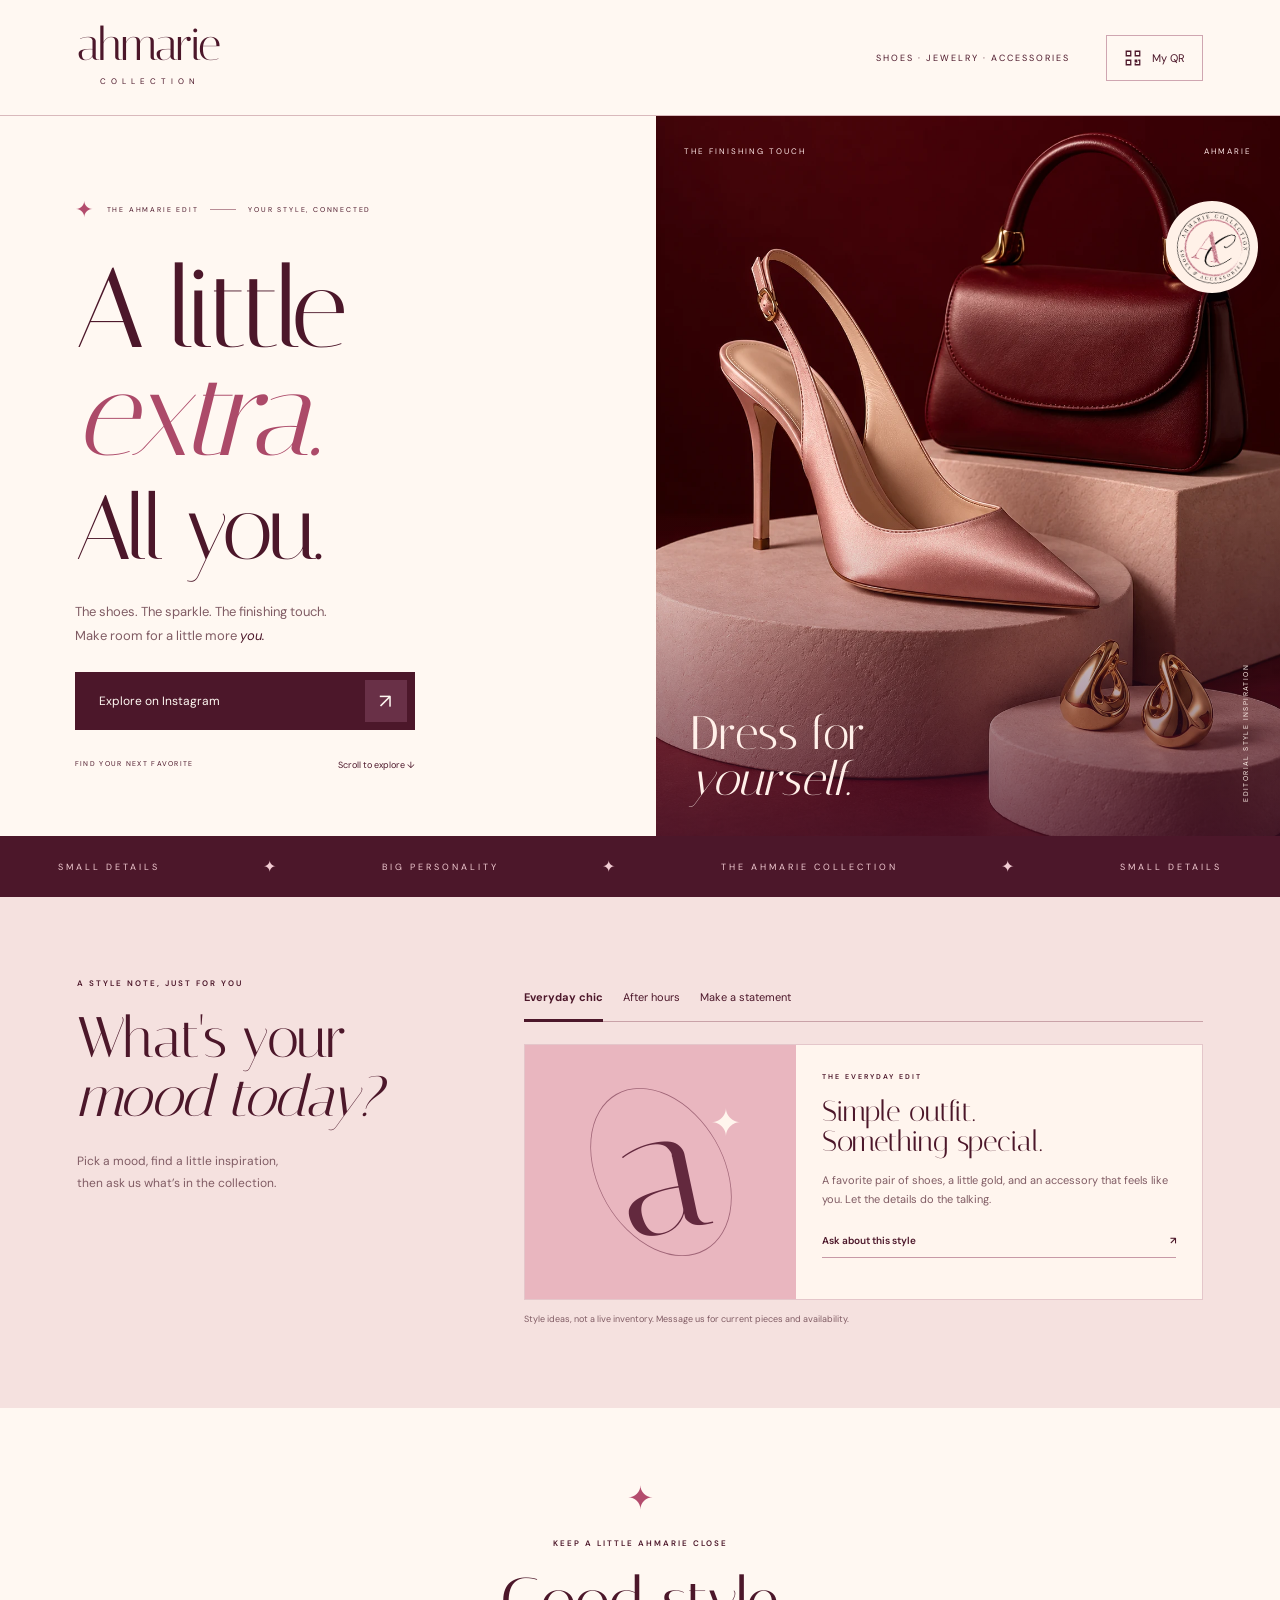
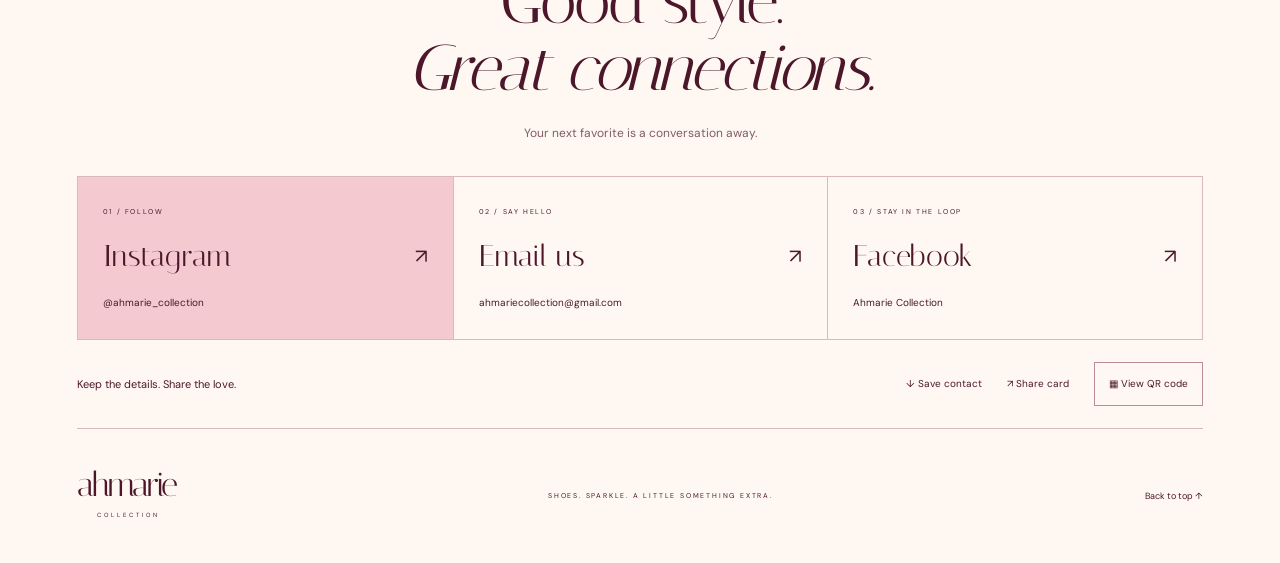
<file: index.html>
<!doctype html>
<html lang="en"><head><meta charset="utf-8"><meta name="viewport" content="width=device-width,initial-scale=1"><meta name="theme-color" content="#4c172a"><title>Ahmarie Collection — A little extra. All you.</title><meta name="description" content="Discover Ahmarie Collection. Shoes, fashion jewelry and accessories. Connect on Instagram, send an inquiry, or save the digital card."><link rel="icon" href="logo.webp"><link rel="stylesheet" href="style.css"><script src="app.js" defer></script></head>
<body><a class="skip" href="#connect">Skip to contact links</a>
<main class="page">
<header><a class="wordmark" href="index.html" aria-label="Ahmarie Collection home">ahmarie<span>COLLECTION</span></a><div class="header-right"><span class="category-label">SHOES · JEWELRY · ACCESSORIES</span><a class="qr-nav" href="qr.html"><svg viewBox="0 0 24 24" aria-hidden="true"><path d="M3 3h6v6H3zM15 3h6v6h-6zM3 15h6v6H3zM15 15h2v2h-2zM19 15h2v6h-6v-2"/></svg><span>My QR</span></a></div></header>
<section class="hero" aria-labelledby="hero-title"><div class="hero-copy"><div class="edition"><span class="sparkle">✦</span> THE AH​MARIE EDIT <span class="rule"></span> YOUR STYLE, CONNECTED</div><h1 id="hero-title">A little<br><em>extra.</em><br><span class="outline-word">All you.</span></h1><p class="hero-description">The shoes. The sparkle. The finishing touch.<br>Make room for a little more <em>you.</em></p><a class="cta" href="https://www.instagram.com/ahmarie_collection/" target="_blank" rel="noopener noreferrer"><span>Explore on Instagram</span><span class="arrow" aria-hidden="true">↗</span></a><div class="hero-meta"><span>FIND YOUR NEXT FAVORITE</span><a href="#mood" aria-label="Explore the style edit">Scroll to explore ↓</a></div></div><div class="hero-art"><img src="editorial.webp" alt="Fashion inspiration: a pink satin heel, burgundy bag and gold earrings arranged on pink plinths" width="1024" height="1280" fetchpriority="high"><div class="art-topline"><span>THE FINISHING TOUCH</span><span>AHMARIE</span></div><div class="seal" aria-label="Ahmarie Collection signature"><img src="logo.webp" width="100" height="100" alt="Ahmarie pink A monogram"></div><div class="art-caption"><span>Dress for<br><em>yourself.</em></span><small>EDITORIAL STYLE INSPIRATION</small></div></div></section>
<div class="ribbon" aria-hidden="true"><span>SMALL DETAILS</span><i>✦</i><span>BIG PERSONALITY</span><i>✦</i><span>THE AH​MARIE COLLECTION</span><i>✦</i><span>SMALL DETAILS</span></div>
<section class="mood-section" id="mood" aria-labelledby="mood-title"><div class="section-intro"><p class="eyebrow">A STYLE NOTE, JUST FOR YOU</p><h2 id="mood-title">What's your<br><em>mood today?</em></h2><p>Pick a mood, find a little inspiration,<br>then ask us what’s in the collection.</p></div><div class="mood-workspace"><div class="tabs" role="tablist" aria-label="Choose a style mood"><button id="tab-everyday" role="tab" aria-selected="true" aria-controls="style-panel" data-mood="everyday">Everyday chic</button><button id="tab-evening" role="tab" aria-selected="false" aria-controls="style-panel" tabindex="-1" data-mood="evening">After hours</button><button id="tab-statement" role="tab" aria-selected="false" aria-controls="style-panel" tabindex="-1" data-mood="statement">Make a statement</button></div><div class="style-panel" id="style-panel" role="tabpanel" aria-labelledby="tab-everyday" tabindex="0"><div class="style-graphic" aria-hidden="true"><span class="graphic-orbit"></span><span class="graphic-letter">a</span><span class="graphic-star">✦</span></div><div class="style-copy"><p class="eyebrow" id="mood-kicker">THE EVERYDAY EDIT</p><h3 id="mood-heading">Simple outfit.<br>Something special.</h3><p id="mood-description">A favorite pair of shoes, a little gold, and an accessory that feels like you. Let the details do the talking.</p><a id="mood-inquiry" href="mailto:ahmariecollection@gmail.com?subject=Everyday%20chic%20inquiry">Ask about this style <span aria-hidden="true">↗</span></a></div></div><p class="style-note">Style ideas, not a live inventory. Message us for current pieces and availability.</p></div></section>
<section class="connect-section" id="connect" aria-labelledby="connect-title"><div class="connect-heading"><span class="sparkle">✦</span><p class="eyebrow">KEEP A LITTLE AH​MARIE CLOSE</p><h2 id="connect-title">Good style.<br><em>Great connections.</em></h2><p>Your next favorite is a conversation away.</p></div><div class="contact-grid"><a class="contact-item instagram" href="https://www.instagram.com/ahmarie_collection/" target="_blank" rel="noopener noreferrer"><span class="contact-number">01 / FOLLOW</span><span class="contact-title">Instagram <span aria-hidden="true">↗</span></span><span class="contact-detail">@ahmarie_collection</span></a><a class="contact-item" href="mailto:ahmariecollection@gmail.com"><span class="contact-number">02 / SAY HELLO</span><span class="contact-title">Email us <span aria-hidden="true">↗</span></span><span class="contact-detail">ahmariecollection@gmail.com</span></a><a class="contact-item" href="https://www.facebook.com/ahmariecollection" target="_blank" rel="noopener noreferrer"><span class="contact-number">03 / STAY IN THE LOOP</span><span class="contact-title">Facebook <span aria-hidden="true">↗</span></span><span class="contact-detail">Ahmarie Collection</span></a></div><div class="save-bar"><span>Keep the details. Share the love.</span><div><a href="ahmarie.vcf" download>↓ Save contact</a><button id="share">↗ Share card</button><a href="qr.html">▦ View QR code</a></div></div></section>
<footer><a class="wordmark" href="index.html">ahmarie<span>COLLECTION</span></a><p>SHOES. SPARKLE. A LITTLE SOMETHING EXTRA.</p><a href="#hero-title" aria-label="Back to top">Back to top ↑</a></footer>
</main><div id="toast" role="status" aria-live="polite"></div></body></html>
</file>
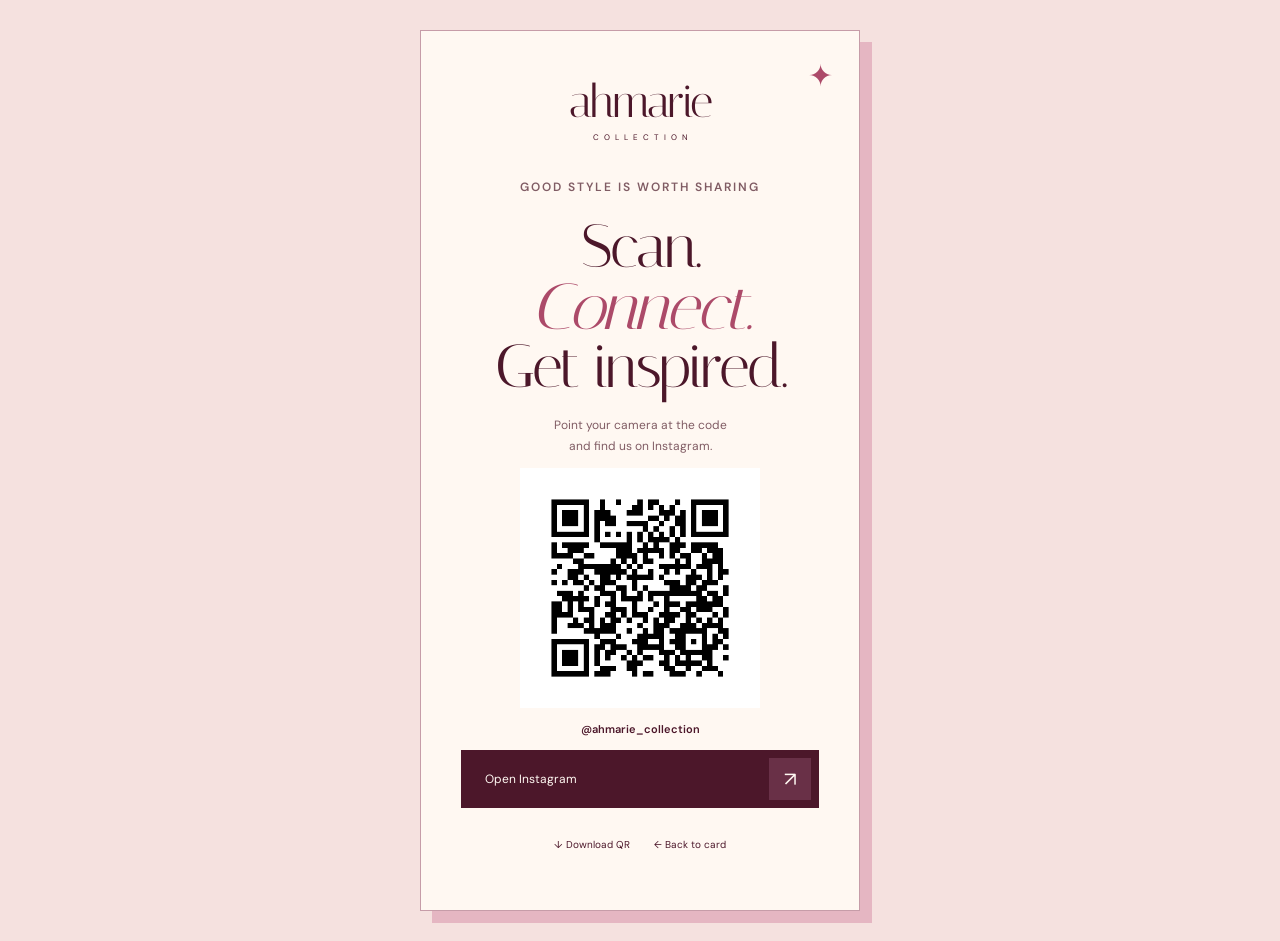
<file: qr.html>
<!doctype html><html lang="en"><head><meta charset="utf-8"><meta name="viewport" content="width=device-width,initial-scale=1"><meta name="theme-color" content="#4c172a"><title>Ahmarie Collection — Scan & connect</title><link rel="icon" href="logo.webp"><link rel="stylesheet" href="style.css"></head><body class="qr-body"><main class="qr-card"><span class="qr-burst" aria-hidden="true">✦</span><a class="wordmark" href="index.html" aria-label="Ahmarie Collection home">ahmarie<span>COLLECTION</span></a><p class="eyebrow">GOOD STYLE IS WORTH SHARING</p><h1>Scan.<br><em>Connect.</em><br>Get inspired.</h1><p>Point your camera at the code<br>and find us on Instagram.</p><img class="qr-image" src="instagram-qr.png" width="240" height="240" alt="QR linking to instagram.com/ahmarie_collection"><p class="handle">@ahmarie_collection</p><a class="cta" href="https://www.instagram.com/ahmarie_collection/" target="_blank" rel="noopener noreferrer"><span>Open Instagram</span><span class="arrow" aria-hidden="true">↗</span></a><div class="qr-actions"><a href="instagram-qr.png" download="Ahmarie-Collection-Instagram-QR.png">↓ Download QR</a><a href="index.html">← Back to card</a></div></main></body></html>
</file>
<file: style.css>
@import url('https://fonts.googleapis.com/css2?family=DM+Sans:wght@400;500;600;700&family=Italiana&display=swap');
:root{--cream:#fff8f2;--pink:#f4c9cf;--rose:#d78b9d;--wine:#4c172a;--muted:#805c64;--line:#d9b9bc}*{box-sizing:border-box}html{scroll-behavior:smooth}body{margin:0;background:var(--cream);color:var(--wine);font:14px 'DM Sans',Arial,sans-serif}a{color:inherit;text-decoration:none}button{font:inherit;color:inherit;cursor:pointer}a,button{-webkit-tap-highlight-color:transparent}a:focus-visible,button:focus-visible,[tabindex]:focus-visible{outline:3px solid #a64265;outline-offset:5px}.page{max-width:1600px;margin:auto}.skip{position:fixed;left:15px;top:-100px;z-index:9;padding:15px;background:white}.skip:focus{top:15px}header{height:116px;display:flex;align-items:center;justify-content:space-between;padding:0 6%;border-bottom:1px solid var(--line)}.wordmark{font:46px/.7 'Italiana',Georgia,serif;letter-spacing:-2px;display:inline-flex;flex-direction:column;align-items:center;gap:14px}.wordmark>span{font:8px 'DM Sans',sans-serif;letter-spacing:5px;padding-left:5px}.header-right{display:flex;gap:36px;align-items:center}.category-label{font-size:9px;letter-spacing:2px}.qr-nav{border:1px solid #cfa6b1;display:flex;gap:10px;padding:13px 17px;align-items:center;font-size:11px}.qr-nav:hover{background:var(--pink)}svg{width:18px;height:18px;fill:none;stroke:currentColor;stroke-width:1.7}.hero{display:grid;grid-template-columns:1.05fr 1fr}.hero-copy{padding:44px 12% 30px 11.4%;position:relative;align-self:center}.edition{display:flex;align-items:center;gap:12px;font-size:7px;letter-spacing:1.8px;white-space:nowrap}.sparkle{font-size:22px;color:#b34c6d}.rule{display:inline-block;width:26px;height:1px;background:#b88d96}h1,h2,h3{font-family:'Italiana',Georgia,serif;font-weight:400;margin:0}h1{font-size:clamp(80px,8.8vw,138px);letter-spacing:-5px;line-height:.91;margin:34px 0 28px}h1 em{font-weight:400;color:#ac4a69;font-size:1.07em}h1 .outline-word{font-size:.81em;letter-spacing:-4px}.hero-description{font-size:13px;line-height:1.8;color:var(--muted);margin:0 0 25px}.hero-description em{color:var(--wine)}.cta{display:flex;align-items:center;justify-content:space-between;background:var(--wine);color:#fff8f2;padding:8px 8px 8px 24px;min-height:58px;gap:20px;font-size:12px;max-width:340px}.arrow{display:grid;place-items:center;background:#693047;width:42px;height:42px;font-size:20px;transition:transform .2s}.cta:hover .arrow{transform:rotate(12deg);background:#895068}.hero-meta{margin-top:29px;display:flex;justify-content:space-between;gap:10px;max-width:340px;font-size:7px;letter-spacing:1.3px}.hero-meta a{letter-spacing:0;font-size:9px}.hero-art{position:relative;min-width:0;min-height:720px;overflow:hidden;background:#5b1931}.hero-art>img{width:100%;height:100%;position:absolute;object-fit:cover;object-position:center}.hero-art:after{content:'';position:absolute;inset:55% 0 0;background:linear-gradient(transparent,#3e0f28b0)}.art-topline{position:absolute;top:30px;left:28px;right:28px;color:#ffe7e7;display:flex;justify-content:space-between;font-size:8px;letter-spacing:2px;z-index:1}.seal{position:absolute;right:22px;top:85px;border-radius:50%;background:#fff1e8;padding:7px;transform:rotate(12deg);box-shadow:0 6px 30px #280c2533}.seal img{display:block;border-radius:50%;width:78px;height:78px;object-fit:cover}.art-caption{position:absolute;z-index:1;bottom:34px;left:34px;right:30px;color:#fff0e9;display:flex;justify-content:space-between;align-items:end}.art-caption>span{font:47px/.98 'Italiana',Georgia,serif}.art-caption small{font-size:7px;letter-spacing:1.4px;writing-mode:vertical-rl;transform:rotate(180deg)}.ribbon{display:flex;justify-content:space-around;align-items:center;gap:28px;padding:20px;background:var(--wine);color:#f2ccd3;font-size:9px;letter-spacing:3px;overflow:hidden;white-space:nowrap}.ribbon i{font-size:16px;font-style:normal}.mood-section{display:grid;grid-template-columns:.75fr 1.25fr;gap:40px;padding:80px 6% 73px;background:#f5e1df}.eyebrow{font-size:8px;letter-spacing:2px;line-height:1.5;font-weight:600;margin:0 0 20px}.section-intro h2{font-size:57px;letter-spacing:-1.5px;line-height:1.03}.section-intro>p:last-child{font-size:12px;line-height:1.8;color:var(--muted);margin-top:25px}.tabs{display:flex;border-bottom:1px solid #c9a2a8;gap:20px;margin-bottom:22px}.tabs button{background:none;border:0;padding:12px 0 16px;font-size:11px;position:relative;white-space:nowrap;min-height:44px}.tabs button[aria-selected=true]{font-weight:700}.tabs button[aria-selected=true]:after{content:'';position:absolute;bottom:-1px;left:0;right:0;height:3px;background:var(--wine)}.style-panel{display:grid;grid-template-columns:.8fr 1.2fr;background:#fff5ee;min-height:256px;border:1px solid #e4c6ca}.style-graphic{position:relative;display:grid;place-items:center;overflow:hidden;background:#e9b6bf;transition:background .3s}.graphic-letter{font:180px/1 'Italiana',Georgia,serif;color:#63293e;transform:rotate(-12deg)}.graphic-orbit{position:absolute;width:180px;height:180px;border:1px solid #a16678;border-radius:50%;transform:rotate(-30deg) scaleX(.7)}.graphic-star{position:absolute;right:20%;top:21%;font-size:38px;color:#fff5ed}.style-copy{padding:27px 26px}.style-copy .eyebrow{font-size:7px;margin-bottom:13px}.style-copy h3{font-size:29px;line-height:1.05}.style-copy>p:not(.eyebrow){font-size:11px;line-height:1.7;color:var(--muted);margin:15px 0}.style-copy>a{display:flex;justify-content:space-between;border-bottom:1px solid #c799a6;padding:10px 0;font-size:10px;font-weight:600}.style-note{font-size:9px;color:var(--muted);line-height:1.6;margin-top:12px}.connect-section{padding:69px 6% 0}.connect-heading{text-align:center}.connect-heading>.sparkle{display:block;font-size:32px;margin-bottom:18px}.connect-heading .eyebrow{margin-bottom:19px}.connect-heading h2{font-size:65px;line-height:1.02;letter-spacing:-2px}.connect-heading>p:last-child{font-size:12px;color:var(--muted);margin:24px 0 35px}.contact-grid{display:grid;grid-template-columns:repeat(3,1fr);border:1px solid var(--line)}.contact-item{padding:30px 25px;min-width:0;display:flex;flex-direction:column;gap:22px;transition:background .2s}.contact-item+.contact-item{border-left:1px solid var(--line)}.contact-item:hover{background:#f4dcdf}.contact-item.instagram{background:#f4c9cf}.contact-number{font-size:7px;letter-spacing:1.6px}.contact-title{font:30px 'Italiana',Georgia,serif;display:flex;justify-content:space-between;align-items:center;gap:10px}.contact-title>span{font:20px 'DM Sans',sans-serif}.contact-detail{font-size:10px;overflow-wrap:anywhere}.save-bar{padding:22px 0;border-bottom:1px solid var(--line);display:flex;align-items:center;justify-content:space-between;gap:20px;font-size:11px}.save-bar>div{display:flex;gap:25px;align-items:center}.save-bar a,.save-bar button{background:none;border:0;font:10px 'DM Sans',sans-serif;min-height:44px;display:inline-flex;align-items:center;padding:8px 0}.save-bar a:last-child{border:1px solid #be8b9b;padding:10px 14px}footer{padding:44px 6%;display:flex;align-items:center;justify-content:space-between;gap:20px}footer .wordmark{font-size:34px}footer .wordmark>span{font-size:6px;letter-spacing:3px}footer p{font-size:7px;letter-spacing:1.8px}footer>a:last-child{font-size:9px;min-height:44px;display:flex;align-items:center}#toast{position:fixed;bottom:22px;left:50%;transform:translateX(-50%);background:var(--wine);color:white;padding:15px 24px;z-index:5;max-width:90%;font-size:12px;text-align:center}#toast:empty{display:none}.qr-body{background:#f5e1df;min-height:100vh;display:grid;place-items:center;padding:30px 20px}.qr-card{position:relative;background:var(--cream);padding:40px;max-width:440px;width:100%;text-align:center;border:1px solid #c69ca8;box-shadow:12px 12px 0 #e5b6c2}.qr-card>.wordmark{margin:15px 0 35px}.qr-card h1{font-size:61px;margin:20px 0;letter-spacing:-2px;line-height:.95}.qr-card .qr-image{width:240px;max-width:100%;height:auto;border:10px solid white;margin:12px auto;display:block}.qr-card>p{font-size:12px;line-height:1.7;color:var(--muted)}.qr-card .handle{font-size:11px;font-weight:600;color:var(--wine)}.qr-card .cta{max-width:none;text-align:left}.qr-actions{display:flex;justify-content:center;gap:24px;margin-top:18px;font-size:10px}.qr-actions a{min-height:44px;padding:12px 0}.qr-burst{position:absolute;right:26px;top:25px;color:#ac4a69;font-size:30px}
@media(min-width:1600px){body{background:#e8d6d6}}@media(max-width:1000px){header{padding:0 5%;height:100px}.hero-art{min-height:650px}.hero-copy{padding-left:9.5%;padding-right:8%}.edition{font-size:6px;letter-spacing:1px;gap:8px}.edition .rule{width:15px}.mood-section{gap:25px;padding-left:5%;padding-right:5%}.section-intro h2{font-size:48px}.tabs{gap:14px}.tabs button{font-size:10px}.style-copy{padding:23px 20px}.contact-item{padding:27px 20px}.contact-detail{font-size:9px}}
@media(max-width:700px){header{height:95px;padding:0 24px}.wordmark{font-size:40px}.category-label{display:none}.header-right{gap:0}.qr-nav{padding:11px 12px;font-size:10px}.hero{grid-template-columns:1fr}.hero-copy{padding:30px 26px 35px}.edition{font-size:6px;letter-spacing:1.5px;gap:10px}.edition .rule{width:25px}h1{font-size:93px;letter-spacing:-4px;margin:28px 0 25px}h1 br:nth-of-type(1){display:initial}h1 em{font-size:1em}h1 .outline-word{font-size:.84em}.hero-description{font-size:13px}.cta{max-width:100%}.hero-meta{max-width:100%;margin-top:20px;font-size:6px}.hero-art{min-height:0;height:470px}.hero-art>img{object-position:center 49%}.seal{top:62px;right:20px}.seal img{width:65px;height:65px}.art-caption>span{font-size:42px}.art-topline{top:23px;left:25px;right:25px;font-size:7px}.art-caption{left:25px;bottom:27px}.ribbon{padding:17px;justify-content:flex-start;gap:22px;font-size:7px;letter-spacing:2px}.mood-section{grid-template-columns:1fr;padding:45px 24px 38px;gap:18px}.section-intro .eyebrow{margin-bottom:14px}.section-intro h2{font-size:48px}.section-intro h2 br{display:none}.section-intro>p:last-child{font-size:12px;margin-top:17px}.tabs{gap:0;justify-content:space-between;margin-bottom:20px}.tabs button{font-size:10px}.style-panel{grid-template-columns:.7fr 1.3fr;min-height:260px}.graphic-letter{font-size:136px}.graphic-orbit{width:140px;height:140px}.graphic-star{right:12%;top:25%;font-size:30px}.style-copy{padding:25px 19px}.style-copy h3{font-size:29px}.style-copy>p:not(.eyebrow){font-size:11px}.style-note{font-size:8px}.connect-section{padding:43px 24px 0}.connect-heading h2{font-size:49px}.connect-heading>.sparkle{font-size:27px;margin-bottom:14px}.contact-grid{grid-template-columns:1fr}.contact-item{padding:25px 22px;gap:14px}.contact-item+.contact-item{border-left:0;border-top:1px solid var(--line)}.contact-title{font-size:31px}.contact-detail{font-size:11px}.save-bar{flex-direction:column;align-items:start;padding:24px 0 18px;gap:12px}.save-bar>div{justify-content:space-between;width:100%;gap:12px}.save-bar a,.save-bar button{font-size:10px}footer{padding:35px 24px;flex-wrap:wrap}footer p{order:3;flex-basis:100%;font-size:6px;margin-top:17px}footer .wordmark{font-size:33px}.qr-card{padding:28px 24px}.qr-card h1{font-size:57px}.qr-card .eyebrow{font-size:7px}}
@media(max-width:360px){header{padding:0 20px}.hero-copy{padding-left:20px;padding-right:20px}h1{font-size:80px}.edition{font-size:5px;gap:7px}.edition .rule{width:15px}.hero-art{height:420px}.mood-section,.connect-section{padding-left:20px;padding-right:20px}.tabs button{font-size:9px}.style-panel{grid-template-columns:.6fr 1.4fr}.style-copy{padding:22px 14px}.style-copy h3{font-size:26px}.graphic-letter{font-size:112px}.style-copy>a{font-size:9px}.connect-heading h2{font-size:44px}.save-bar a,.save-bar button{font-size:9px}}
@media(prefers-reduced-motion:reduce){html{scroll-behavior:auto}*{transition:none!important}}
</file>
